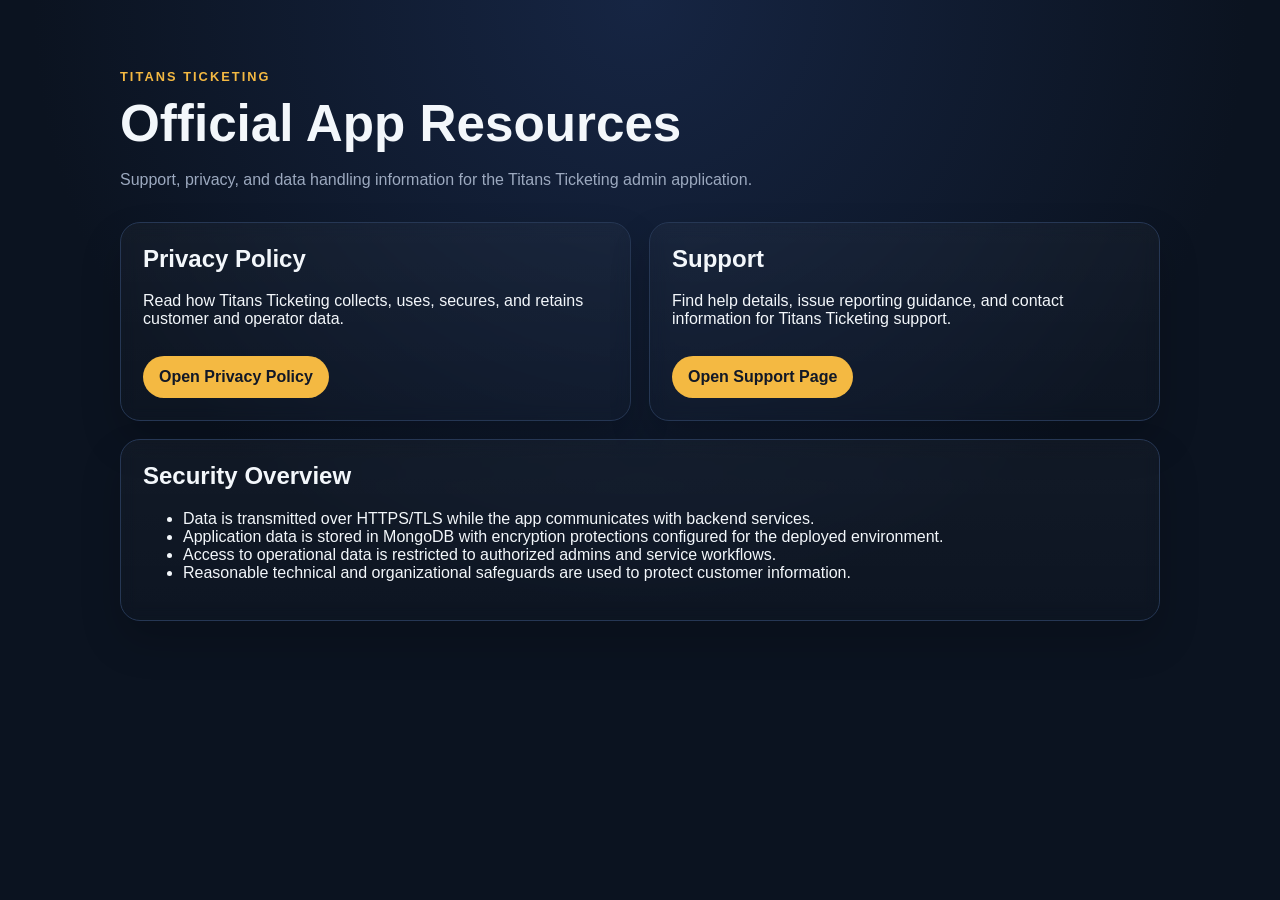
<file: index.html>
<!doctype html>
<html lang="en">
<head>
  <meta charset="utf-8">
  <meta name="viewport" content="width=device-width, initial-scale=1">
  <title>Titans Ticketing</title>
  <meta name="description" content="Official support and privacy resources for the Titans Ticketing app.">
  <link rel="stylesheet" href="styles.css">
</head>
<body>
  <main class="shell">
    <section class="hero">
      <p class="eyebrow">Titans Ticketing</p>
      <h1>Official App Resources</h1>
      <p class="lede">Support, privacy, and data handling information for the Titans Ticketing admin application.</p>
    </section>

    <section class="grid">
      <article class="card">
        <h2>Privacy Policy</h2>
        <p>Read how Titans Ticketing collects, uses, secures, and retains customer and operator data.</p>
        <a class="button" href="privacy.html">Open Privacy Policy</a>
      </article>

      <article class="card">
        <h2>Support</h2>
        <p>Find help details, issue reporting guidance, and contact information for Titans Ticketing support.</p>
        <a class="button" href="support.html">Open Support Page</a>
      </article>
    </section>

    <section class="card">
      <h2>Security Overview</h2>
      <ul>
        <li>Data is transmitted over HTTPS/TLS while the app communicates with backend services.</li>
        <li>Application data is stored in MongoDB with encryption protections configured for the deployed environment.</li>
        <li>Access to operational data is restricted to authorized admins and service workflows.</li>
        <li>Reasonable technical and organizational safeguards are used to protect customer information.</li>
      </ul>
    </section>
  </main>
</body>
</html>
</file>
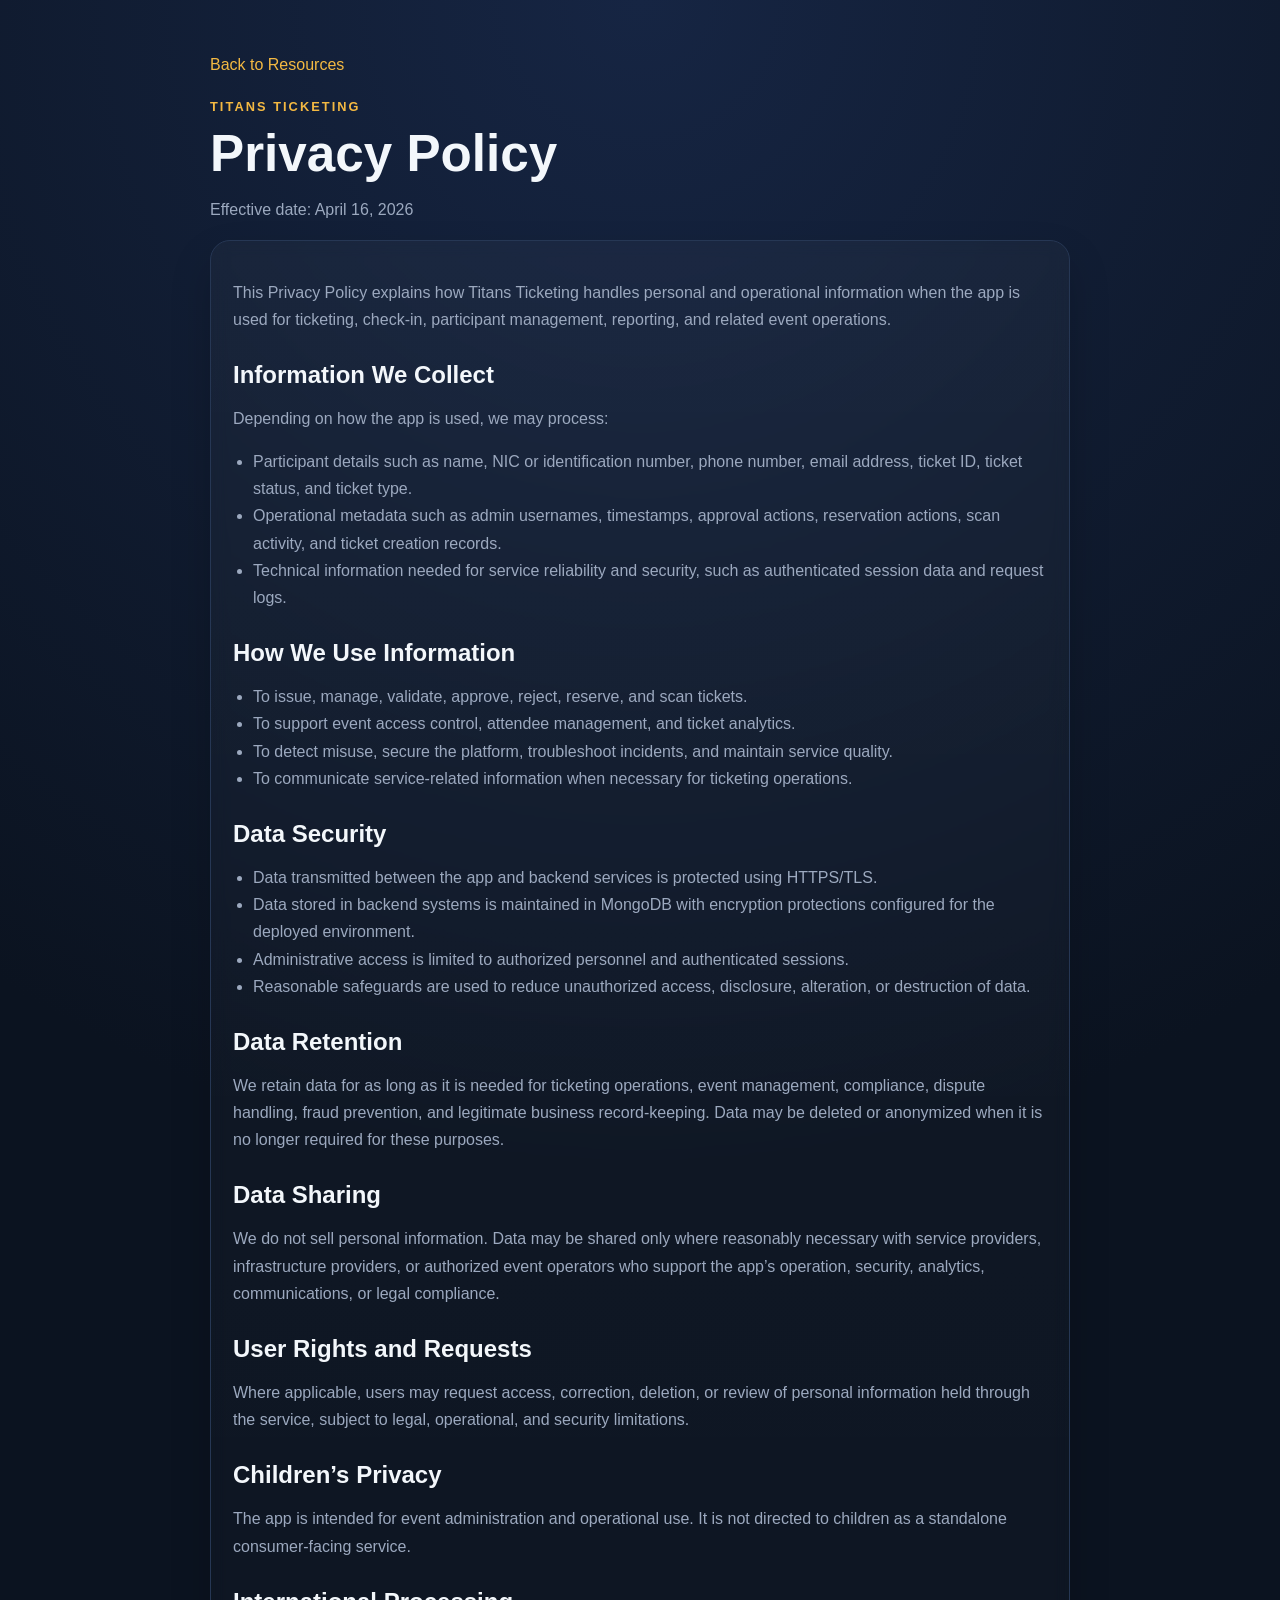
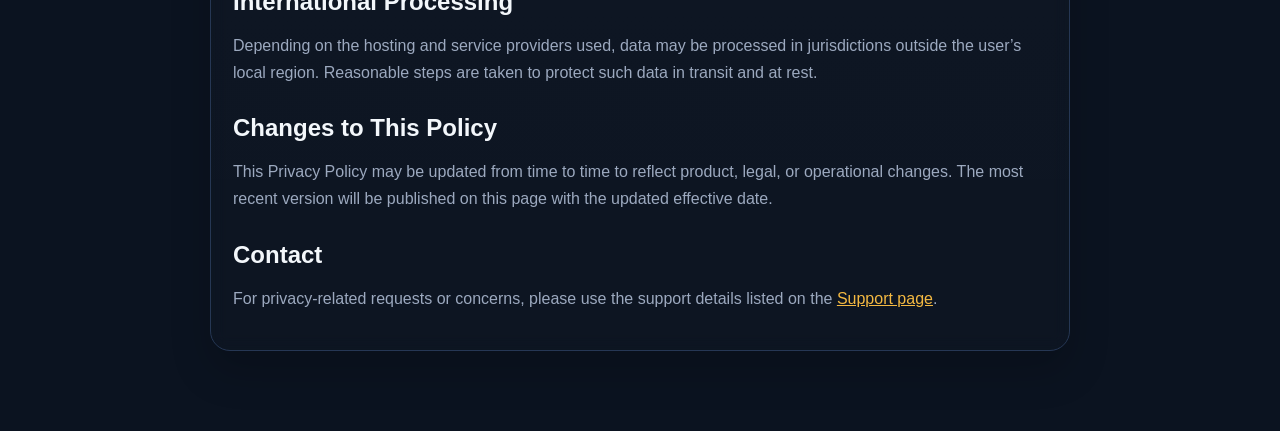
<file: privacy.html>
<!doctype html>
<html lang="en">
<head>
  <meta charset="utf-8">
  <meta name="viewport" content="width=device-width, initial-scale=1">
  <title>Privacy Policy | Titans Ticketing</title>
  <meta name="description" content="Privacy Policy for the Titans Ticketing application.">
  <link rel="stylesheet" href="styles.css">
</head>
<body>
  <main class="shell document">
    <a class="backlink" href="index.html">Back to Resources</a>
    <p class="eyebrow">Titans Ticketing</p>
    <h1>Privacy Policy</h1>
    <p class="meta">Effective date: April 16, 2026</p>

    <section class="card prose">
      <p>This Privacy Policy explains how Titans Ticketing handles personal and operational information when the app is used for ticketing, check-in, participant management, reporting, and related event operations.</p>

      <h2>Information We Collect</h2>
      <p>Depending on how the app is used, we may process:</p>
      <ul>
        <li>Participant details such as name, NIC or identification number, phone number, email address, ticket ID, ticket status, and ticket type.</li>
        <li>Operational metadata such as admin usernames, timestamps, approval actions, reservation actions, scan activity, and ticket creation records.</li>
        <li>Technical information needed for service reliability and security, such as authenticated session data and request logs.</li>
      </ul>

      <h2>How We Use Information</h2>
      <ul>
        <li>To issue, manage, validate, approve, reject, reserve, and scan tickets.</li>
        <li>To support event access control, attendee management, and ticket analytics.</li>
        <li>To detect misuse, secure the platform, troubleshoot incidents, and maintain service quality.</li>
        <li>To communicate service-related information when necessary for ticketing operations.</li>
      </ul>

      <h2>Data Security</h2>
      <ul>
        <li>Data transmitted between the app and backend services is protected using HTTPS/TLS.</li>
        <li>Data stored in backend systems is maintained in MongoDB with encryption protections configured for the deployed environment.</li>
        <li>Administrative access is limited to authorized personnel and authenticated sessions.</li>
        <li>Reasonable safeguards are used to reduce unauthorized access, disclosure, alteration, or destruction of data.</li>
      </ul>

      <h2>Data Retention</h2>
      <p>We retain data for as long as it is needed for ticketing operations, event management, compliance, dispute handling, fraud prevention, and legitimate business record-keeping. Data may be deleted or anonymized when it is no longer required for these purposes.</p>

      <h2>Data Sharing</h2>
      <p>We do not sell personal information. Data may be shared only where reasonably necessary with service providers, infrastructure providers, or authorized event operators who support the app’s operation, security, analytics, communications, or legal compliance.</p>

      <h2>User Rights and Requests</h2>
      <p>Where applicable, users may request access, correction, deletion, or review of personal information held through the service, subject to legal, operational, and security limitations.</p>

      <h2>Children’s Privacy</h2>
      <p>The app is intended for event administration and operational use. It is not directed to children as a standalone consumer-facing service.</p>

      <h2>International Processing</h2>
      <p>Depending on the hosting and service providers used, data may be processed in jurisdictions outside the user’s local region. Reasonable steps are taken to protect such data in transit and at rest.</p>

      <h2>Changes to This Policy</h2>
      <p>This Privacy Policy may be updated from time to time to reflect product, legal, or operational changes. The most recent version will be published on this page with the updated effective date.</p>

      <h2>Contact</h2>
      <p>For privacy-related requests or concerns, please use the support details listed on the <a href="support.html">Support page</a>.</p>
    </section>
  </main>
</body>
</html>
</file>
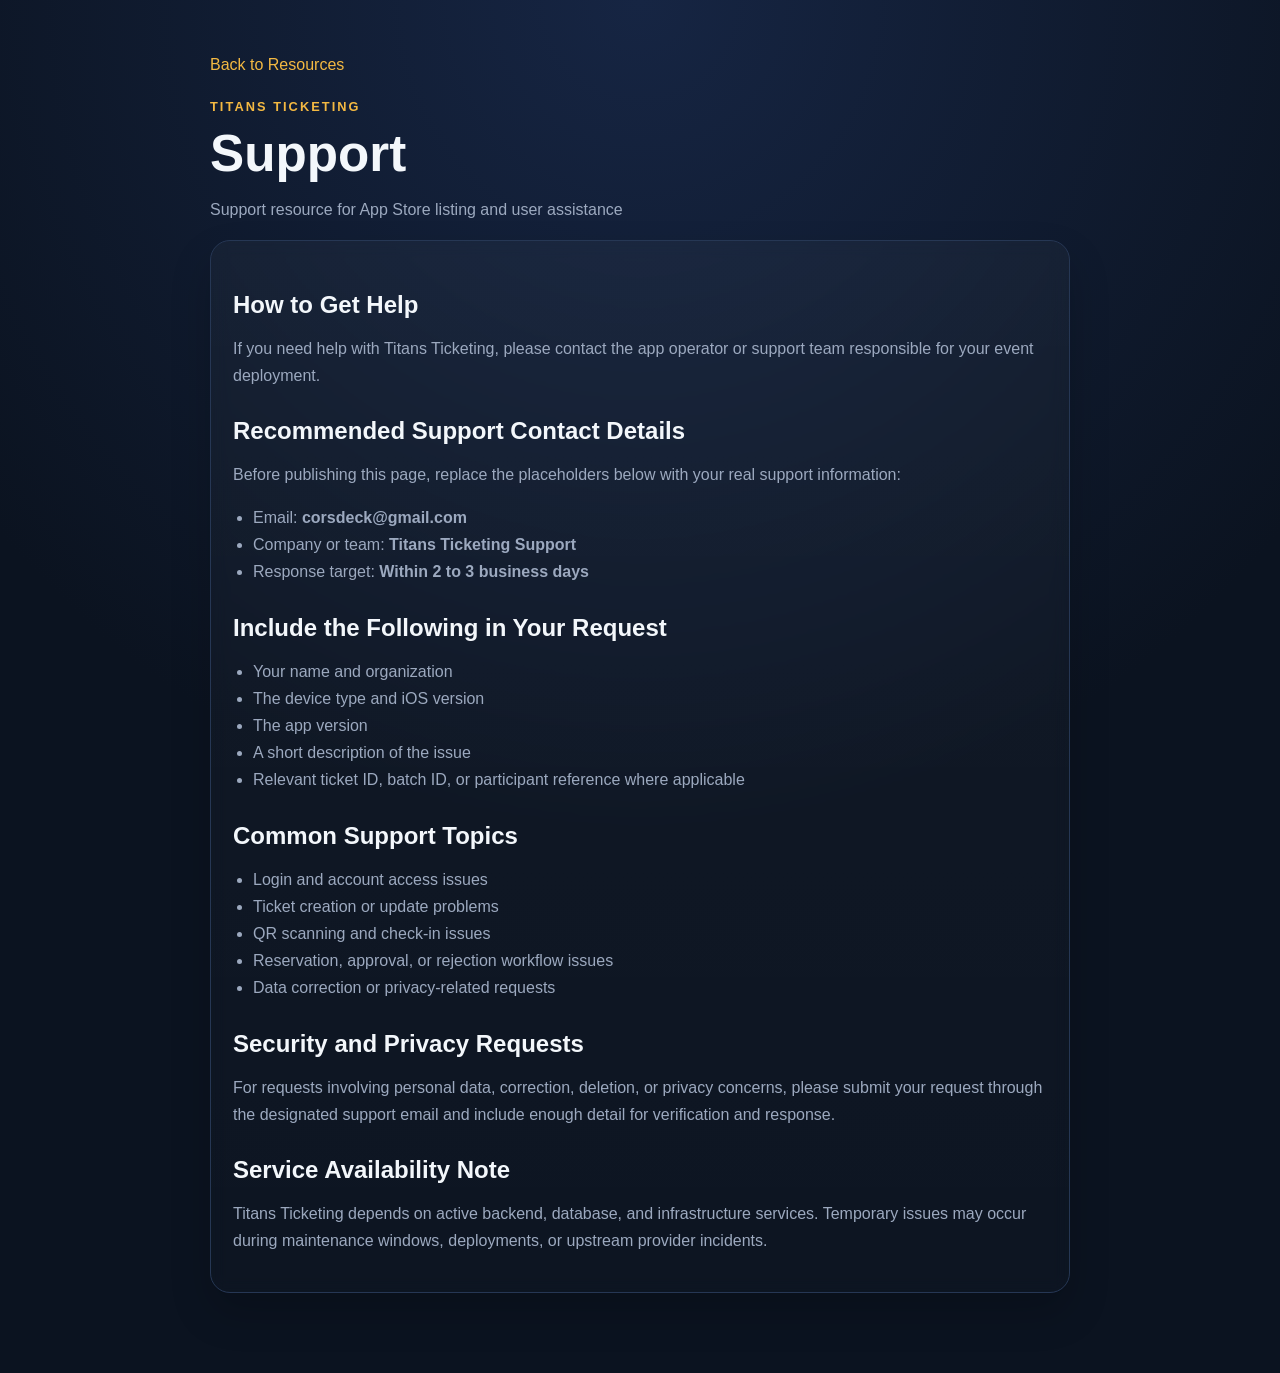
<file: support.html>
<!doctype html>
<html lang="en">
<head>
  <meta charset="utf-8">
  <meta name="viewport" content="width=device-width, initial-scale=1">
  <title>Support | Titans Ticketing</title>
  <meta name="description" content="Support information for the Titans Ticketing application.">
  <link rel="stylesheet" href="styles.css">
</head>
<body>
  <main class="shell document">
    <a class="backlink" href="index.html">Back to Resources</a>
    <p class="eyebrow">Titans Ticketing</p>
    <h1>Support</h1>
    <p class="meta">Support resource for App Store listing and user assistance</p>

    <section class="card prose">
      <h2>How to Get Help</h2>
      <p>If you need help with Titans Ticketing, please contact the app operator or support team responsible for your event deployment.</p>

      <h2>Recommended Support Contact Details</h2>
      <p>Before publishing this page, replace the placeholders below with your real support information:</p>
      <ul>
        <li>Email: <strong>corsdeck@gmail.com</strong></li>
        <li>Company or team: <strong>Titans Ticketing Support</strong></li>
        <li>Response target: <strong>Within 2 to 3 business days</strong></li>
      </ul>

      <h2>Include the Following in Your Request</h2>
      <ul>
        <li>Your name and organization</li>
        <li>The device type and iOS version</li>
        <li>The app version</li>
        <li>A short description of the issue</li>
        <li>Relevant ticket ID, batch ID, or participant reference where applicable</li>
      </ul>

      <h2>Common Support Topics</h2>
      <ul>
        <li>Login and account access issues</li>
        <li>Ticket creation or update problems</li>
        <li>QR scanning and check-in issues</li>
        <li>Reservation, approval, or rejection workflow issues</li>
        <li>Data correction or privacy-related requests</li>
      </ul>

      <h2>Security and Privacy Requests</h2>
      <p>For requests involving personal data, correction, deletion, or privacy concerns, please submit your request through the designated support email and include enough detail for verification and response.</p>

      <h2>Service Availability Note</h2>
      <p>Titans Ticketing depends on active backend, database, and infrastructure services. Temporary issues may occur during maintenance windows, deployments, or upstream provider incidents.</p>
    </section>
  </main>
</body>
</html>
</file>
<file: styles.css>
:root {
  --bg: #0b1320;
  --panel: #121c2f;
  --panel-2: #1a2740;
  --text: #f3f7fb;
  --muted: #9ca9bf;
  --accent: #f4b942;
  --border: #263754;
}

* {
  box-sizing: border-box;
}

html, body {
  margin: 0;
  padding: 0;
  background: radial-gradient(circle at top, #162543 0%, var(--bg) 55%);
  color: var(--text);
  font-family: -apple-system, BlinkMacSystemFont, "Segoe UI", sans-serif;
}

body {
  min-height: 100vh;
}

.shell {
  width: min(1040px, calc(100% - 32px));
  margin: 0 auto;
  padding: 56px 0 80px;
}

.document {
  width: min(860px, calc(100% - 32px));
}

.hero {
  margin-bottom: 28px;
}

.eyebrow {
  color: var(--accent);
  text-transform: uppercase;
  letter-spacing: 0.16em;
  font-size: 0.8rem;
  font-weight: 700;
}

h1 {
  font-size: clamp(2.2rem, 4vw, 4.2rem);
  margin: 10px 0 14px;
  line-height: 1.05;
}

h2 {
  margin-top: 0;
}

.lede,
.meta,
.prose p,
.prose li {
  color: var(--muted);
  line-height: 1.7;
}

.grid {
  display: grid;
  grid-template-columns: repeat(auto-fit, minmax(260px, 1fr));
  gap: 18px;
  margin-bottom: 18px;
}

.card {
  background: linear-gradient(180deg, rgba(255,255,255,0.03), rgba(255,255,255,0.01));
  border: 1px solid var(--border);
  border-radius: 20px;
  padding: 22px;
  backdrop-filter: blur(8px);
  box-shadow: 0 20px 40px rgba(0, 0, 0, 0.18);
}

.button,
.backlink {
  display: inline-block;
  text-decoration: none;
}

.button {
  margin-top: 12px;
  padding: 12px 16px;
  background: var(--accent);
  color: #111827;
  border-radius: 999px;
  font-weight: 700;
}

.backlink {
  color: var(--accent);
  margin-bottom: 12px;
}

.prose h2 {
  margin-top: 28px;
  margin-bottom: 10px;
}

.prose ul {
  padding-left: 20px;
}

a {
  color: var(--accent);
}
</file>
